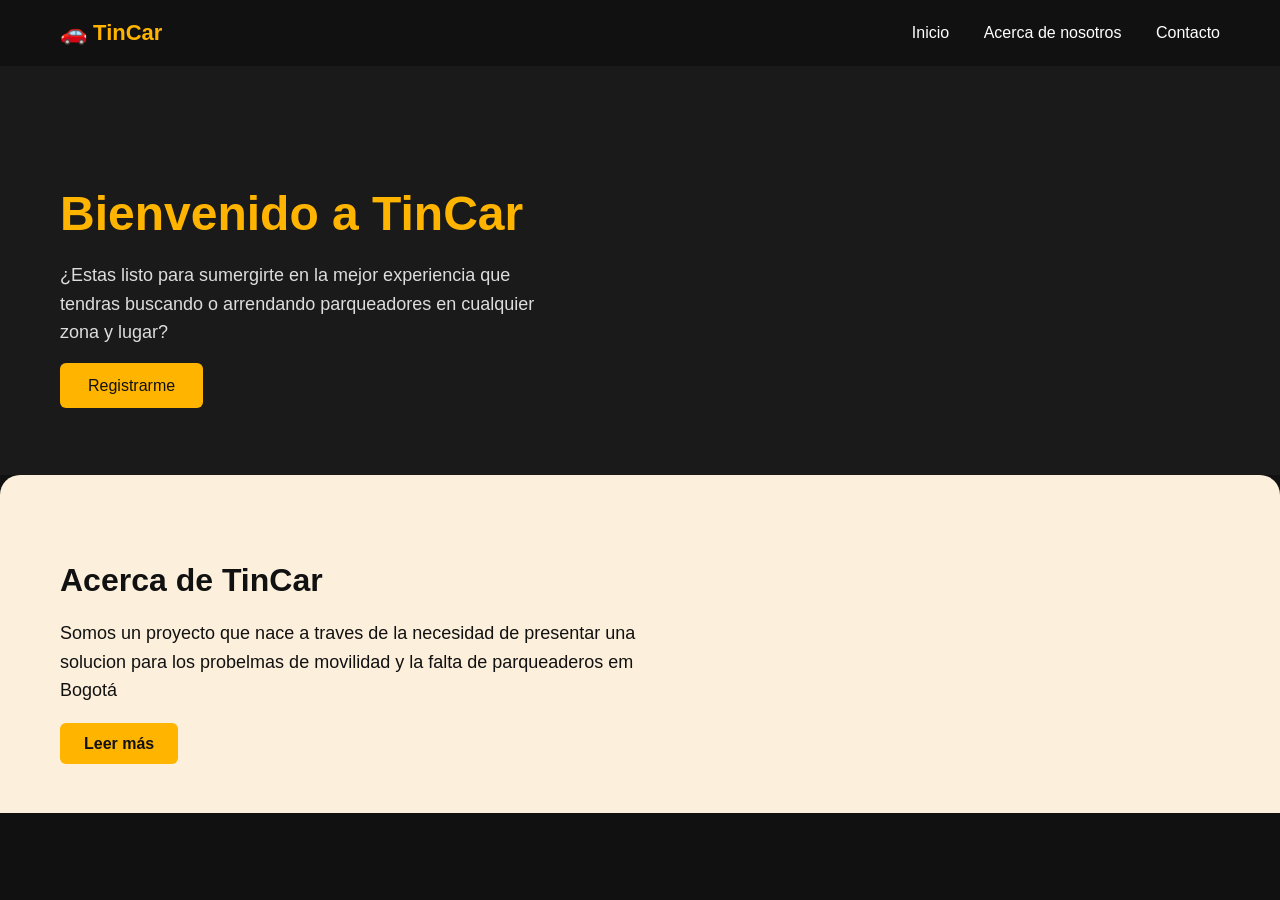
<file: TinCar/app/templates/index.html>
<!DOCTYPE html>
<html lang="es">
<head>
  <meta charset="UTF-8">
  <meta name="viewport" content="width=device-width, initial-scale=1.0">
  <title>TinCar - Bienvenida</title>
  <style>
    body {
      margin: 0;
      font-family: Arial, Helvetica, sans-serif;
      background-color: #111; /* fondo oscuro */
      color: #fff;
    }

    header {
      display: flex;
      justify-content: space-between;
      align-items: center;
      padding: 20px 60px;
      background-color: #111;
    }

    .logo {
      display: flex;
      align-items: center;
      gap: 10px;
      font-weight: bold;
      font-size: 22px;
      color: #ffb400;
    }

    nav a {
      color: #fff;
      text-decoration: none;
      margin-left: 30px;
      font-size: 16px;
    }

    nav a:hover {
      color: #ffb400;
    }

    .hero {
      display: flex;
      justify-content: space-between;
      align-items: center;
      padding: 80px 60px;
      background-color: #1a1a1a;
    }

    .hero-text {
      max-width: 500px;
    }

    .hero-text h1 {
      color: #ffb400;
      font-size: 48px;
      margin-bottom: 20px;
    }

    .hero-text p {
      font-size: 18px;
      line-height: 1.6;
      margin-bottom: 30px;
      color: #ddd;
    }

    .btn-primary {
      background-color: #ffb400;
      color: #111;
      padding: 14px 28px;
      border: none;
      border-radius: 6px;
      font-size: 16px;
      cursor: pointer;
      text-decoration: none;
    }

    .btn-primary:hover {
      background-color: #e69f00;
    }

    .hero-img {
      max-width: 350px;
    }

    .about {
      background-color: #fcefdc;
      color: #111;
      padding: 60px;
      border-top-left-radius: 20px;
      border-top-right-radius: 20px;
    }

    .about h2 {
      font-size: 32px;
      margin-bottom: 20px;
    }

    .about p {
      max-width: 600px;
      font-size: 18px;
      line-height: 1.6;
      margin-bottom: 30px;
    }

    .btn-secondary {
      background-color: #ffb400;
      color: #111;
      padding: 12px 24px;
      border-radius: 6px;
      text-decoration: none;
      font-weight: bold;
    }

    .btn-secondary:hover {
      background-color: #e69f00;
    }
  </style>
</head>
<body>

  <header>
    <div class="logo">
      🚗 TinCar
    </div>
    <nav>
      <a href="#Inicio">Inicio</a>
      <a href="Acerca de nosotros">Acerca de nosotros</a>
      <a href="#contacto">Contacto</a>
    </nav>
  </header>

  <section class="hero" id="home">
    <div class="hero-text">
      <h1>Bienvenido a TinCar</h1>
      <p>¿Estas listo para sumergirte en la mejor experiencia que tendras buscando o arrendando parqueadores en cualquier zona y lugar?</p>
      <a href="{{ url_for('register') }}" class="btn-primary">Registrarme</a>
    </div>
    <div class="hero-img">
      <!-- Auto en SVG (puedes reemplazar por imagen PNG si prefieres) -->
      <svg viewBox="0 0 64 32" fill="#ffb400" xmlns="http://www.w3.org/2000/svg">
        <path d="M16 8h32l8 10v10H8V18z"/>
        <circle cx="16" cy="26" r="4" fill="#111"/>
        <circle cx="48" cy="26" r="4" fill="#111"/>
      </svg>
    </div>
  </section>

  <section class="about" id="about">
    <h2>Acerca de TinCar</h2>
    <p>Somos un proyecto que nace a traves de la necesidad de presentar una solucion para los probelmas de movilidad y la falta de parqueaderos em Bogotá</p>
    <a href="#contacto" class="btn-secondary">Leer más</a>
  </section>

</body>
</html>
</file>
